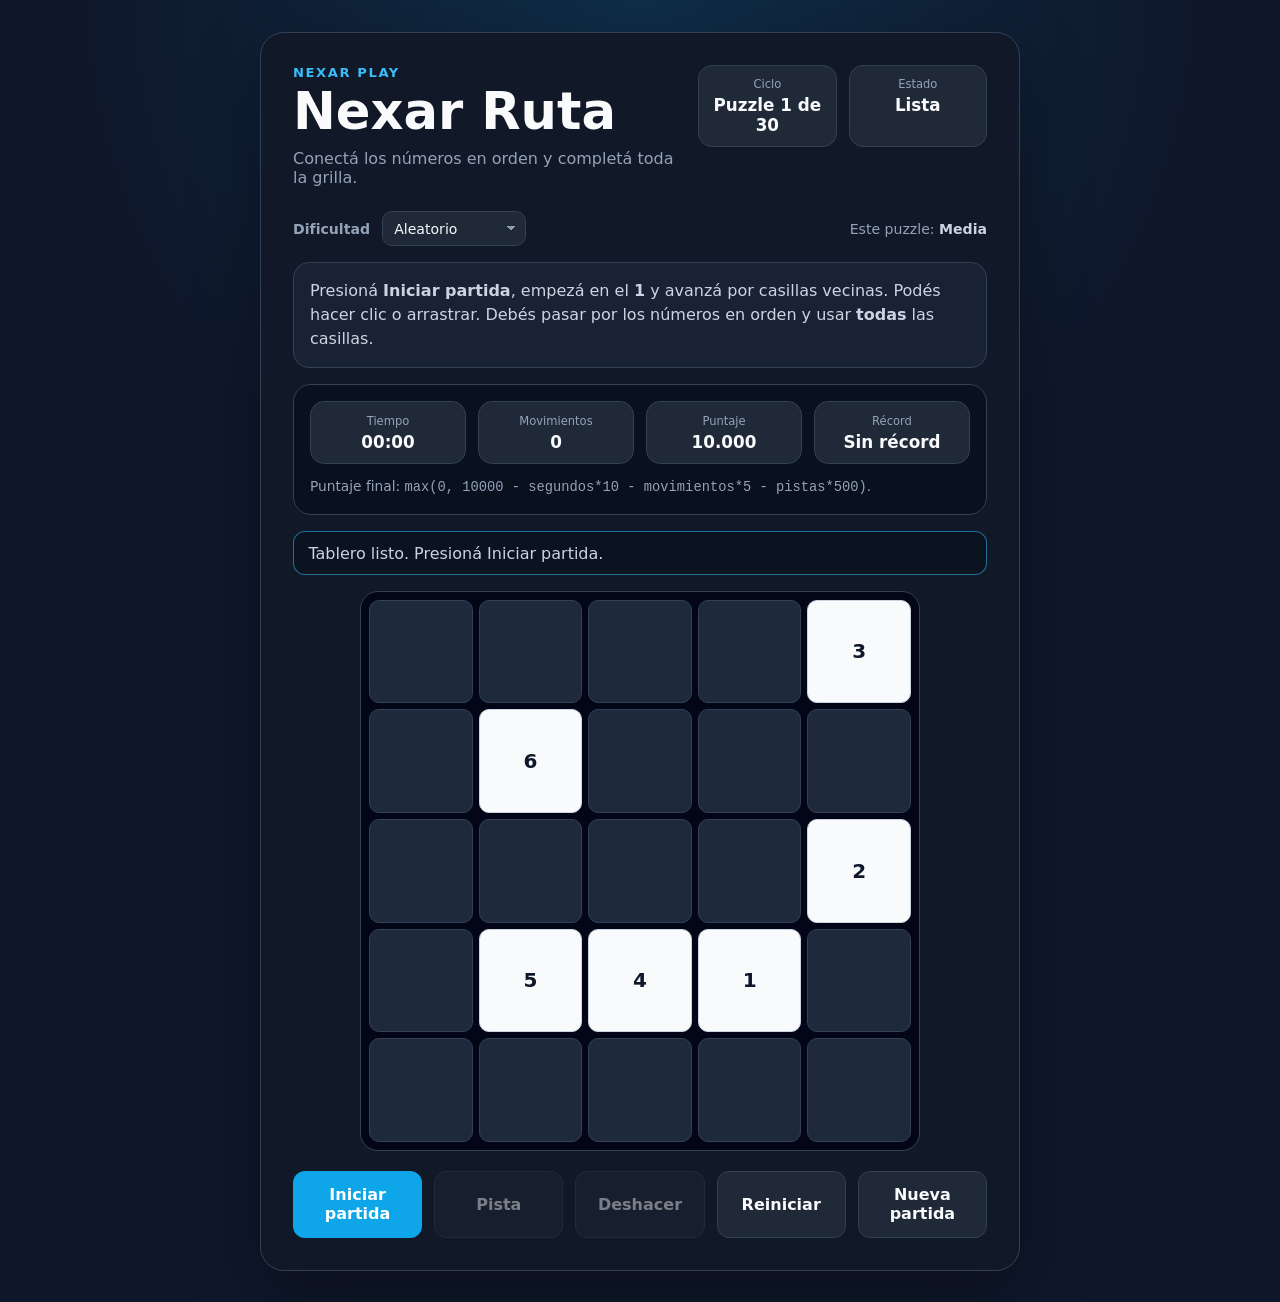
<file: index.html>
<!DOCTYPE html>
<html lang="es">
<head>
  <meta charset="UTF-8">
  <meta name="viewport" content="width=device-width, initial-scale=1.0">
  <meta name="description" content="Nexar Ruta: conecta los números en orden, usá pistas y completá toda la grilla.">
  <title>Nexar Ruta | Nexar Play</title>
  <link rel="stylesheet" href="styles.css?v=0.4.1">
</head>
<body>
  <main class="game-shell">
    <section class="game-card" aria-labelledby="game-title">
      <header class="game-header">
        <div>
          <p class="eyebrow">Nexar Play</p>
          <h1 id="game-title">Nexar Ruta</h1>
          <p class="subtitle">Conectá los números en orden y completá toda la grilla.</p>
        </div>

        <div class="game-stats" aria-label="Estado de la partida">
          <div class="stat">
            <span class="stat-label">Ciclo</span>
            <strong id="cycleValue">Puzzle 1 de 30</strong>
          </div>
          <div class="stat">
            <span class="stat-label">Estado</span>
            <strong id="stateValue">Lista</strong>
          </div>
        </div>
      </header>

      <section class="difficulty-panel" aria-label="Selección de dificultad">
        <label for="difficultySelect">Dificultad</label>
        <select id="difficultySelect">
          <option value="all" selected>Aleatorio</option>
          <option value="easy">Fácil</option>
          <option value="medium">Media</option>
          <option value="hard">Difícil</option>
        </select>
        <p>Este puzzle: <strong id="puzzleDifficultyValue">Fácil</strong></p>
      </section>

      <section class="instructions" aria-label="Cómo jugar">
        <p>
          Presioná <strong>Iniciar partida</strong>, empezá en el <strong>1</strong> y avanzá por casillas vecinas.
          Podés hacer clic o arrastrar. Debés pasar por los números en orden y usar <strong>todas</strong> las casillas.
        </p>
      </section>

      <section class="hud" aria-label="Datos de la partida">
        <div class="hud-grid">
          <div class="stat">
            <span class="stat-label">Tiempo</span>
            <strong id="timeValue">00:00</strong>
          </div>
          <div class="stat">
            <span class="stat-label">Movimientos</span>
            <strong id="movesValue">0</strong>
          </div>
          <div class="stat">
            <span class="stat-label">Puntaje</span>
            <strong id="scoreValue">0</strong>
          </div>
          <div class="stat">
            <span class="stat-label">Récord</span>
            <strong id="bestScoreValue">Sin récord</strong>
          </div>
        </div>
        <p class="score-note">Puntaje final: <code>max(0, 10000 - segundos*10 - movimientos*5 - pistas*500)</code>.</p>
      </section>

      <div class="status-bar" aria-live="polite">
        <span id="statusText">Tablero listo. Presioná Iniciar partida.</span>
      </div>

      <div id="board" class="board" role="grid" aria-label="Tablero de Nexar Ruta"></div>

      <div class="controls" aria-label="Acciones de la partida">
        <button id="startPauseButton" class="button primary" type="button">
          Iniciar partida
        </button>
        <button id="hintButton" class="button secondary" type="button" disabled>
          Pista
        </button>
        <button id="undoButton" class="button secondary" type="button" disabled>
          Deshacer
        </button>
        <button id="resetButton" class="button secondary" type="button">
          Reiniciar
        </button>
        <button id="newGameButton" class="button secondary" type="button">
          Nueva partida
        </button>
      </div>
    </section>
  </main>

  <script src="script.js?v=0.4.1"></script>
</body>
</html>
</file>
<file: styles.css>
* {
  box-sizing: border-box;
}

:root {
  color-scheme: dark;
  --bg: #0f172a;
  --card: #111827;
  --card-soft: #1f2937;
  --border: #334155;
  --text: #f8fafc;
  --muted: #94a3b8;
  --accent: #38bdf8;
  --accent-strong: #0ea5e9;
  --success: #22c55e;
  --danger: #ef4444;
  --cell: #1e293b;
  --cell-hover: #334155;
  --path: #075985;
  --path-head: #0369a1;
  --fixed: #f8fafc;
  --fixed-text: #0f172a;
}

body {
  margin: 0;
  min-height: 100vh;
  font-family: Inter, system-ui, -apple-system, BlinkMacSystemFont, "Segoe UI", sans-serif;
  background:
    radial-gradient(circle at top, rgba(14, 165, 233, 0.16), transparent 36rem),
    var(--bg);
  color: var(--text);
}

button { font: inherit; }
select { font: inherit; }

.game-shell {
  width: min(100% - 2rem, 760px);
  margin: 0 auto;
  padding: 2rem 0;
}

.game-card {
  background: rgba(17, 24, 39, 0.96);
  border: 1px solid var(--border);
  border-radius: 24px;
  padding: clamp(1rem, 3vw, 2rem);
  box-shadow: 0 24px 70px rgba(0, 0, 0, 0.32);
}

.game-header {
  display: flex;
  justify-content: space-between;
  gap: 1.5rem;
  align-items: flex-start;
}

.eyebrow {
  margin: 0 0 0.35rem;
  color: var(--accent);
  font-size: 0.82rem;
  font-weight: 800;
  letter-spacing: 0.12em;
  text-transform: uppercase;
}

h1 {
  margin: 0;
  font-size: clamp(2rem, 6vw, 3.2rem);
  line-height: 1;
}

.subtitle {
  margin: 0.75rem 0 0;
  color: var(--muted);
  max-width: 34rem;
}

.game-stats,
.hud-grid {
  display: grid;
  gap: 0.75rem;
}

.game-stats {
  grid-template-columns: repeat(2, minmax(88px, 1fr));
}

.hud {
  margin: 1rem 0;
  padding: 1rem;
  background: rgba(8, 15, 29, 0.88);
  border: 1px solid var(--border);
  border-radius: 18px;
}

.hud-grid {
  grid-template-columns: repeat(4, minmax(0, 1fr));
}

.stat {
  min-width: 0;
  padding: 0.7rem 0.8rem;
  background: var(--card-soft);
  border: 1px solid var(--border);
  border-radius: 14px;
  text-align: center;
}

.stat-label {
  display: block;
  color: var(--muted);
  font-size: 0.72rem;
  margin-bottom: 0.25rem;
}

.stat strong {
  display: block;
  font-size: 1.05rem;
  overflow-wrap: anywhere;
}

.score-note {
  margin: 0.85rem 0 0;
  color: var(--muted);
  font-size: 0.86rem;
  line-height: 1.45;
}

.instructions {
  margin: 1.5rem 0 1rem;
  padding: 1rem;
  background: rgba(30, 41, 59, 0.65);
  border: 1px solid var(--border);
  border-radius: 16px;
  color: #cbd5e1;
}

.difficulty-panel {
  display: flex;
  align-items: center;
  gap: 0.75rem;
  margin: 1.5rem 0 1rem;
  color: var(--muted);
  font-size: 0.88rem;
}

.difficulty-panel label { font-weight: 700; }

.difficulty-panel select {
  appearance: none;
  min-width: 9rem;
  padding: 0.55rem 2rem 0.55rem 0.7rem;
  border: 1px solid var(--border);
  border-radius: 10px;
  background-color: var(--card-soft);
  background-image:
    linear-gradient(45deg, transparent 50%, var(--muted) 50%),
    linear-gradient(135deg, var(--muted) 50%, transparent 50%);
  background-position:
    calc(100% - 0.9rem) 50%,
    calc(100% - 0.6rem) 50%;
  background-repeat: no-repeat;
  background-size: 0.3rem 0.3rem;
  color: var(--text);
}

.difficulty-panel p { margin: 0 0 0 auto; }
.difficulty-panel strong { color: #cbd5e1; }

.instructions { margin-top: 0; }
.instructions p { margin: 0; line-height: 1.5; }

.status-bar {
  min-height: 2.7rem;
  display: flex;
  align-items: center;
  margin-bottom: 1rem;
  padding: 0.7rem 0.9rem;
  border-radius: 12px;
  background: #0b1220;
  border: 1px solid var(--border);
  color: #cbd5e1;
}

.status-bar.ready { border-color: rgba(56, 189, 248, 0.55); }
.status-bar.paused { border-color: rgba(245, 158, 11, 0.75); color: #fde68a; }
.status-bar.success { border-color: rgba(34, 197, 94, 0.7); color: #bbf7d0; }
.status-bar.error { border-color: rgba(239, 68, 68, 0.7); color: #fecaca; }

.board {
  --size: 5;
  display: grid;
  grid-template-columns: repeat(var(--size), 1fr);
  gap: 6px;
  width: min(100%, 560px);
  margin: 0 auto;
  padding: 8px;
  background: #020617;
  border: 1px solid var(--border);
  border-radius: 18px;
  user-select: none;
  touch-action: none;
}

.cell {
  aspect-ratio: 1;
  display: grid;
  place-items: center;
  border: 1px solid #334155;
  border-radius: 10px;
  background: var(--cell);
  color: var(--text);
  cursor: pointer;
  position: relative;
  font-weight: 700;
  font-size: clamp(0.9rem, 4vw, 1.25rem);
  transition: transform 120ms ease, background 120ms ease, border-color 120ms ease, opacity 120ms ease;
}

.cell:hover:not(:disabled) { background: var(--cell-hover); border-color: #475569; }
.cell:focus-visible,
.button:focus-visible,
.difficulty-panel select:focus-visible { outline: 3px solid var(--accent); outline-offset: 2px; }
.cell:disabled { cursor: not-allowed; }
.cell.path { background: var(--path); border-color: #0ea5e9; }
.cell.head { background: var(--path-head); box-shadow: inset 0 0 0 2px var(--accent); }
.cell.fixed { background: var(--fixed); color: var(--fixed-text); border-color: #cbd5e1; }
.cell.fixed.path { background: #bae6fd; border-color: #38bdf8; }
.cell.fixed.head { background: #7dd3fc; }
.cell.hinted { box-shadow: inset 0 0 0 2px #f59e0b; border-color: rgba(245, 158, 11, 0.9); }
.cell.wrong { animation: shake 220ms linear; }
.cell-number { position: relative; z-index: 2; }

.cell-order {
  position: absolute;
  right: 5px;
  bottom: 3px;
  color: rgba(255, 255, 255, 0.5);
  font-size: 0.6rem;
  font-weight: 500;
}

.fixed .cell-order { color: rgba(15, 23, 42, 0.45); }

.controls {
  display: grid;
  grid-template-columns: repeat(5, minmax(0, 1fr));
  gap: 0.75rem;
  margin-top: 1.25rem;
}

.button {
  border: 0;
  border-radius: 12px;
  padding: 0.85rem 1rem;
  cursor: pointer;
  font-weight: 800;
  transition: transform 120ms ease, opacity 120ms ease;
}

.button:hover:not(:disabled) { transform: translateY(-1px); }
.button:disabled { opacity: 0.45; cursor: not-allowed; }
.button.primary { background: var(--accent-strong); color: white; }
.button.secondary { background: var(--card-soft); color: var(--text); border: 1px solid var(--border); }

@keyframes shake {
  0%, 100% { transform: translateX(0); }
  30% { transform: translateX(-4px); }
  70% { transform: translateX(4px); }
}

@media (max-width: 640px) {
  .game-shell { width: min(100% - 1rem, 760px); padding: 0.5rem 0; }
  .game-card { border-radius: 18px; }
  .game-header { flex-direction: column; }
  .difficulty-panel { flex-wrap: wrap; }
  .difficulty-panel p { width: 100%; margin-left: 0; }
  .game-stats,
  .hud-grid,
  .controls { grid-template-columns: repeat(2, minmax(0, 1fr)); }
}

@media (max-width: 420px) {
  .game-stats,
  .hud-grid,
  .controls { grid-template-columns: 1fr; }
}
</file>
